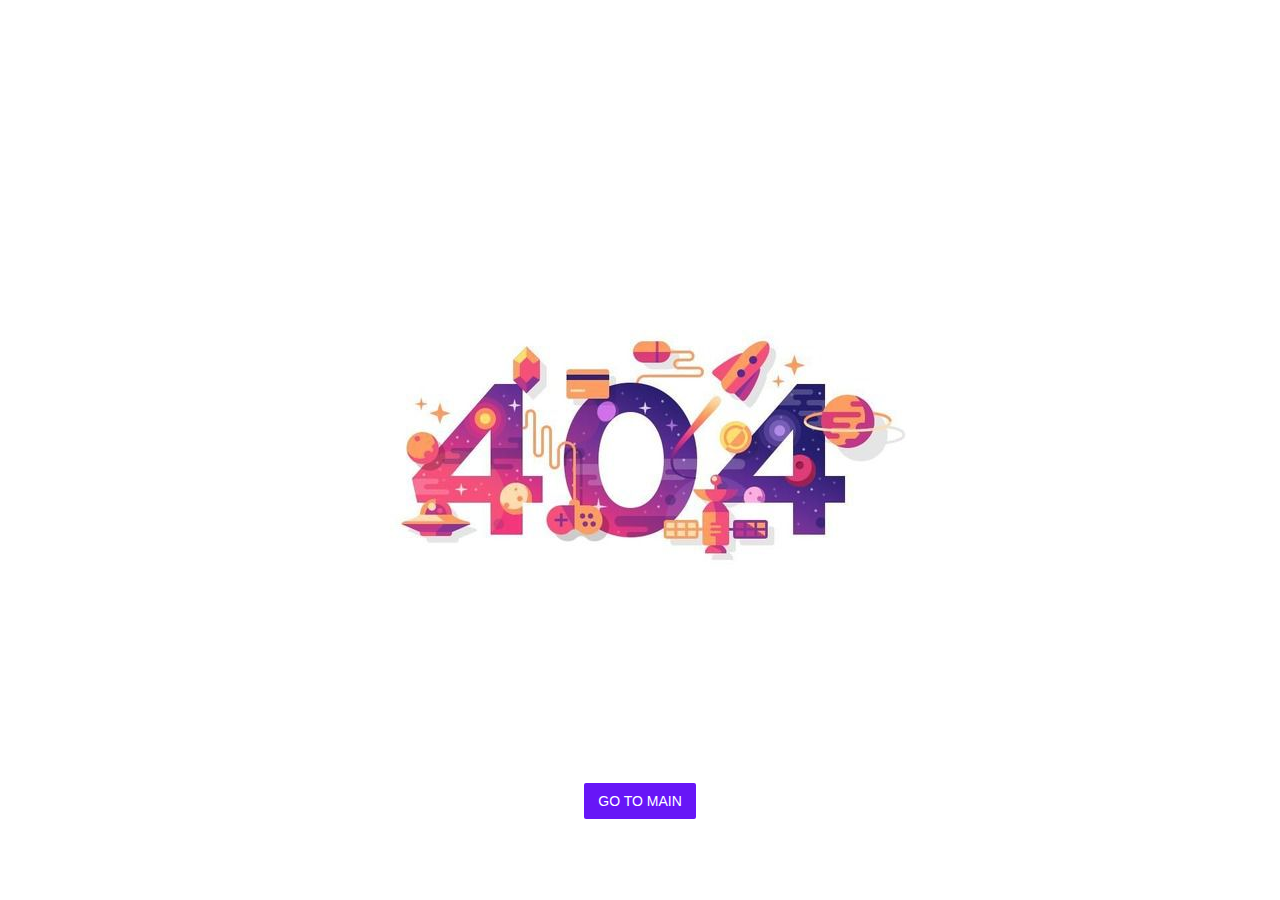
<file: 404/index.html>
<!DOCTYPE html>
<html lang="en">
<head>
    <meta charset="UTF-8">
    <meta name="viewport" content="width=device-width, initial-scale=1.0">
    <meta http-equiv="X-UA-Compatible" content="ie=edge">
    <title>Error 404 Not Found</title>
    <style>
        html, body{width:100%;height:100%;overflow:hidden;margin:0px;padding:0px;font-family:'Open Sans',sans-serif;font-size:16px}
        body{background:url('../assets/img/error_404.jpg') center no-repeat #fff}
        .content{width:100%;text-align:center;position:absolute;bottom:10%;left:0px}
        .content a {text-decoration:none;text-transform:uppercase;color:#fff;font-size:14px;padding:10px 14px;border-radius:2px;background:#6716F7}
        .content a:hover{opacity:0.8}
        .content a:focus{opacity:0.7}
        @media only screen and (max-width: 460px), screen and (max-height: 700px) {
            body{background-size:contain}
        }
    </style>
</head>
<body>
<div class="content">
    <a href="https://vfilatov.com/">go to main</a>
</div>    
</body>
</html>
</file>
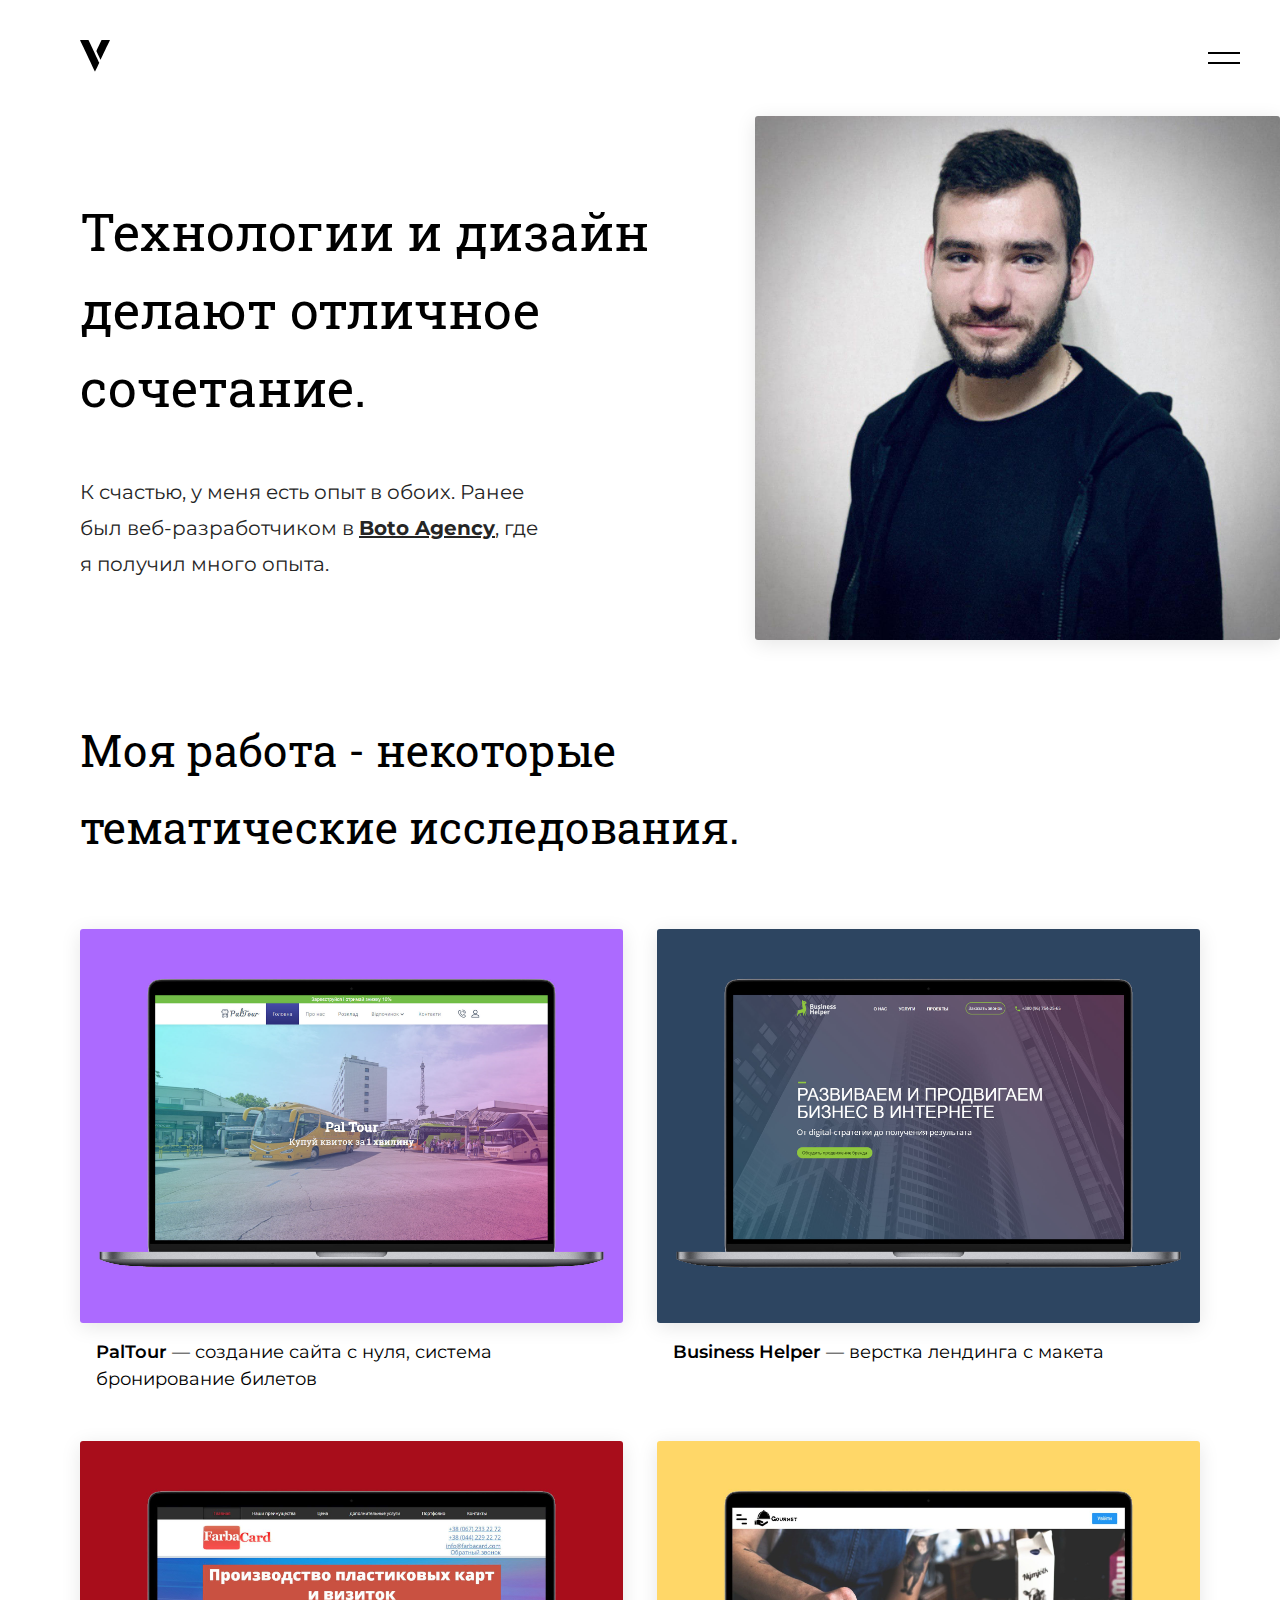
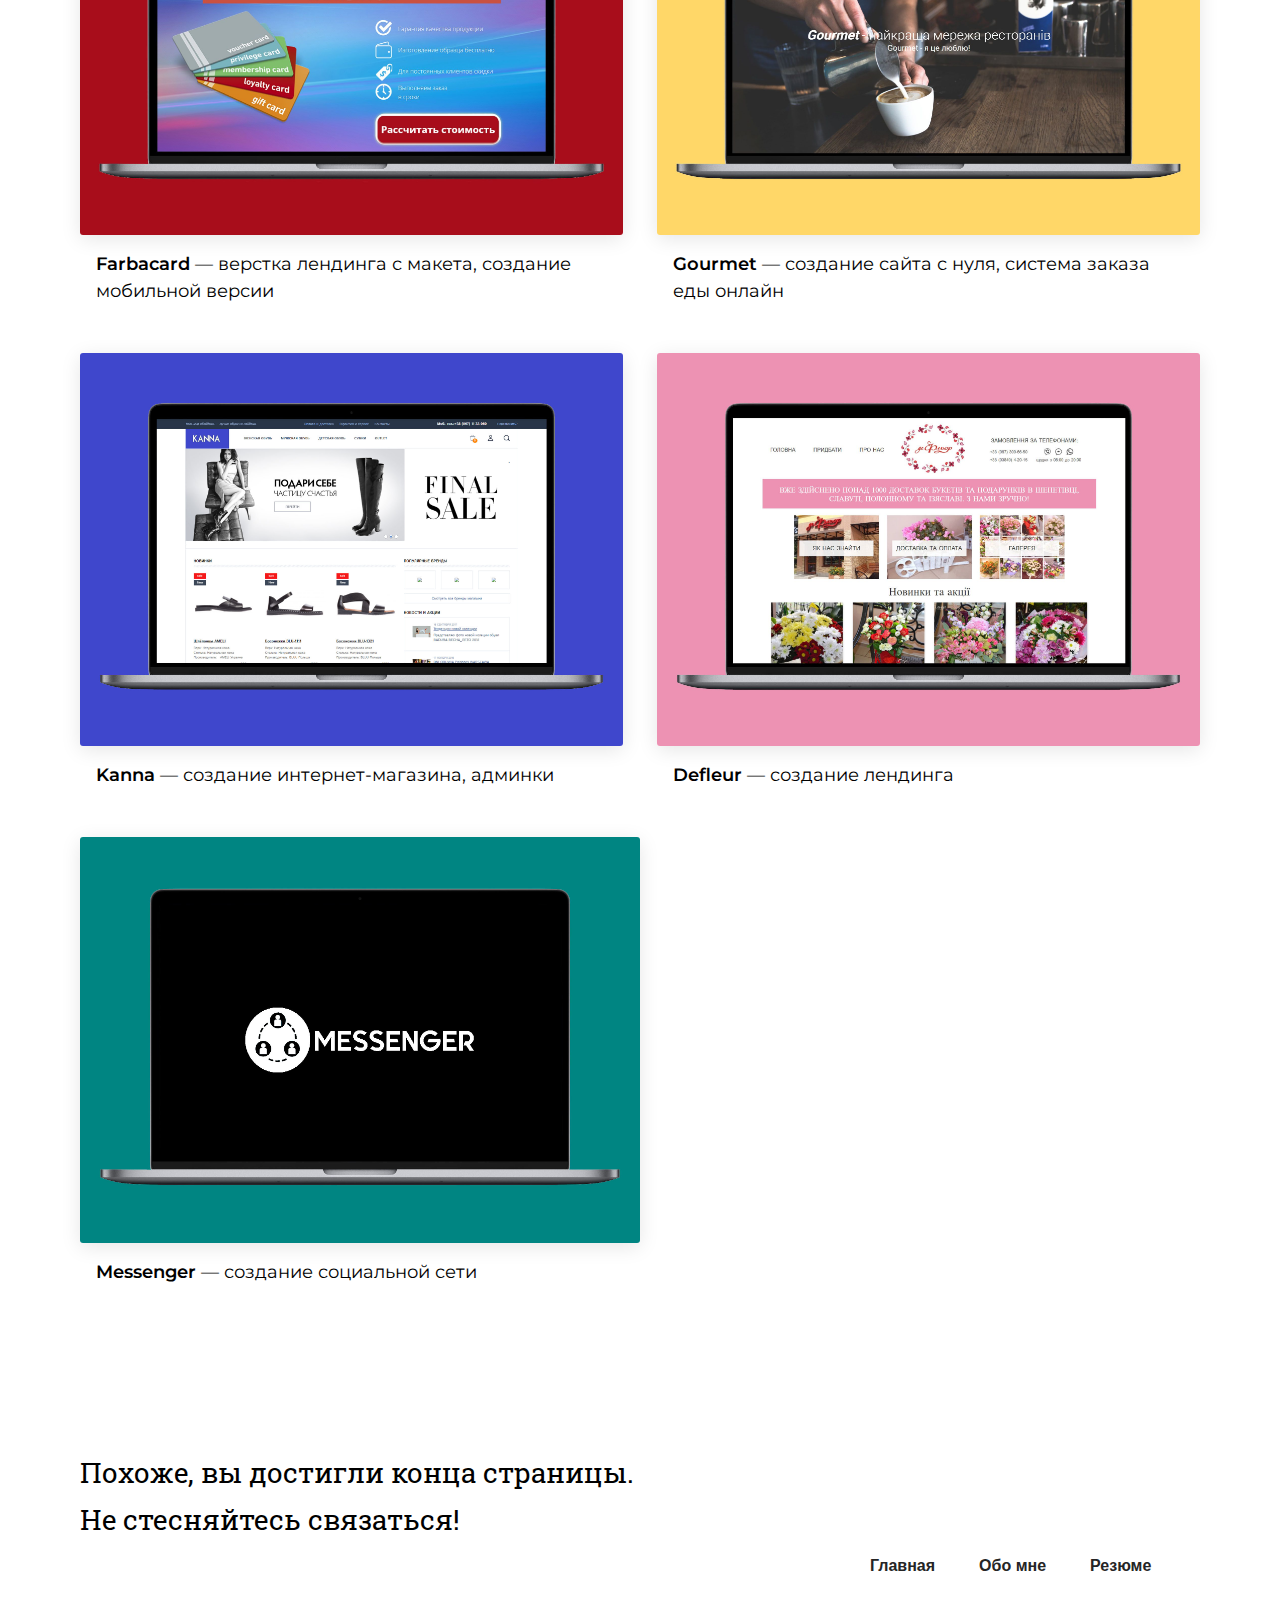
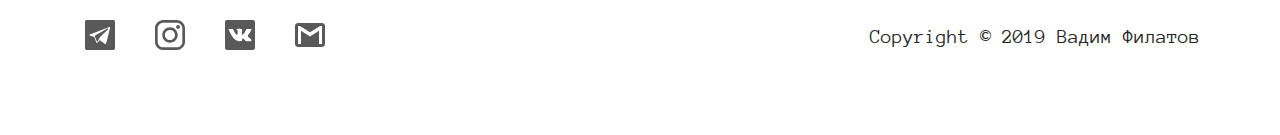
<file: new_design/index.html>
<!DOCTYPE html>
<html lang="en">
<head>
    <meta charset="UTF-8">
    <meta name="viewport" content="width=device-width, initial-scale=1.0">
    <meta http-equiv="X-UA-Compatible" content="ie=edge">
    <title>Вадим Филатов :: Web-Developer</title>
    <link href="https://fonts.googleapis.com/css?family=Roboto+Slab|Montserrat:400,600|Anonymous+Pro&display=swap" rel="stylesheet">
    <link rel="stylesheet" href="assets/css/style.css">
</head>
<body>
<div class="wrapper">
    <nav class="nav">
        <div class="nav-container">
            <a href="index.html" class="nav-logo">
                <svg class="nav-logo__img" width="30px" viewBox="0 0 558.000000 588.000000">
                    <g transform="translate(0.000000,588.000000) scale(0.100000,-0.100000)" stroke="none">
                        <path d="M0 5868 c0 -17 2782 -5868 2790 -5868 4 0 77 147 163 328 86 180 261 549 390 820 l235 494 -38 81 c-71 153 -1335 2830 -1651 3494 l-314 663 -787 0 c-591 0 -788 -3 -788 -12z"/>
                        <path d="M3522 4860 c-321 -676 -482 -1025 -478 -1037 17 -52 777 -1647 783 -1644 10 5 1741 3646 1749 3679 l6 22 -788 0 -789 -1 -483 -1019z"/>
                    </g>
                </svg>
            </a>
            <div class="nav-burger">
                <span class="nav-burger__line"></span>
                <span class="nav-burger__line"></span>
            </div>
        </div>
    </nav>
    <div class="sidebar">
        <div class="sidebar-items">
            <div class="sidebar-item"><a href="#" class="sidebar-item__link">Главная</a></div>
            <div class="sidebar-item"><a href="#" class="sidebar-item__link">Обо мне</a></div>
            <div class="sidebar-item"><a href="#" class="sidebar-item__link">Резюме</a></div>
        </div>
    </div>
    <section class="home">
        <div class="home-content">
            <h1 class="home-content__header--1">Технологии и дизайн делают отличное сочетание.</h1>
            <p class="home-content__paragraph">К счастью, у меня есть опыт в обоих. Ранее был веб-разработчиком в <a href="https://boto.agency/" class="home__link">Boto Agency</a>, где я получил много опыта.</p>
        </div>
        <div class="home-img">
            <img src="assets/img/photo.jpg" alt="My photo">
        </div>
    </section>
    <section class="portfolio">
        <h2 class="portfolio__header--2">Моя работа - некоторые тематические исследования.</h2>
        <div class="portfolio-container">
            <div class="portfolio-row">
                <div class="portfolio-card">
                    <a href="https://paltour-trans.net/" target="_blank">
                        <div class="portfolio-card__img" style="background-image: url(assets/img/portfolio/paltour.jpg);"></div>
                    </a>
                    <div class="portfolio-card__title"><strong class="strong">PalTour</strong> — создание сайта с нуля, система бронирование билетов</div>
                </div>
                <div class="portfolio-card">
                    <a href="https://businessh.com.ua/" target="_blank">
                        <div class="portfolio-card__img" style="background-image: url(assets/img/portfolio/businessh.jpg);"></div>
                    </a>
                    <div class="portfolio-card__title"><strong class="strong">Business Helper</strong> — верстка лендинга с макета</div>
                </div>
            </div>
            <div class="portfolio-row">
                <div class="portfolio-card">
                    <a href="https://farbacard.com.ua/" target="_blank">
                        <div class="portfolio-card__img" style="background-image: url(assets/img/portfolio/farbacard.jpg);"></div>
                    </a>
                    <div class="portfolio-card__title"><strong class="strong">Farbacard</strong> — верстка лендинга с макета, создание мобильной версии</div>
                </div>
                <div class="portfolio-card">
                    <a href="https://gourmet.ho.ua/" target="_blank">
                        <div class="portfolio-card__img" style="background-image: url(assets/img/portfolio/gourmet.jpg);"></div>
                    </a>
                    <div class="portfolio-card__title"><strong class="strong">Gourmet</strong> — создание сайта с нуля, система заказа еды онлайн</div>
                </div>
            </div>
            <div class="portfolio-row">
                <div class="portfolio-card">
                    <a href="https://kanna.com.ua/" target="_blank">
                        <div class="portfolio-card__img" style="background-image: url(assets/img/portfolio/kanna.jpg);"></div>
                    </a>
                    <div class="portfolio-card__title"><strong class="strong">Kanna</strong> — создание интернет-магазина, админки</div>
                </div>
                <div class="portfolio-card">
                    <a href="https://defleur.com.ua/" target="_blank">
                        <div class="portfolio-card__img" style="background-image: url(assets/img/portfolio/defleur.jpg);"></div>
                    </a>
                    <div class="portfolio-card__title"><strong class="strong">Defleur</strong> — создание лендинга</div>
                </div>
            </div>
            <div class="portfolio-row">
                <div class="portfolio-card">
                    <a href="https://messenger.org.ua/" target="_blank">
                        <div class="portfolio-card__img" style="background-image: url(assets/img/portfolio/messenger.jpg);"></div>
                    </a>
                    <div class="portfolio-card__title"><strong class="strong">Messenger</strong> — создание социальной сети</div>
                </div>
            </div>
        </div>
    </section>
    <footer class="footer">
        <div class="footer-container">
            <div class="footer-social">
                <p class="footer__message">Похоже, вы достигли конца страницы. Не стесняйтесь связаться!</p>
                <ul class="footer-items">
                    <li class="footer-item">
                        <a class="footer-item__link" href="" target="_blank">
                            <svg xmlns="http://www.w3.org/2000/svg" xmlns:xlink="http://www.w3.org/1999/xlink" version="1.1" viewBox="0 0 490 490" style="enable-background:new 0 0 490 490;" xml:space="preserve">
                                <path d="M480,30v430c0,10.996-9.004,20-20,20H30c-10.996,0-20-9.004-20-20V30c0-11.001,9.004-20,20-20h430 C470.996,10,480,18.999,480,30z" data-original="#61A8DE" class="" data-old_color="#61A8DE"/>
                                <path style="fill:#FFFFFF" d="M382.598,107.495C405,100.493,420,110.493,420,125.493c0,0-57.402,247.007-67.402,267.007 s-25,10-25,10l-85-60c0,0-15,15-35,35s-30,0-30,0l-35-95c0,0-55.703-6.309-75-25C50,240.493,65,230.493,65,230.493 L382.598,107.495z M235,275.498l135-130.005L170,260.498l30,80L235,275.498z" data-original="#FFFFFF" class=""/>
                                <path d="M460,0H30C13.458,0,0,13.458,0,30v430c0,16.542,13.458,30,30,30h430c16.542,0,30-13.458,30-30V30 C490,13.458,476.542,0,460,0z M470,460c0,5.514-4.486,10-10,10H30c-5.514,0-10-4.486-10-10V30c0-5.514,4.486-10,10-10h430 c5.514,0,10,4.486,10,10V460z" data-original="#231F20" class="active-path" data-old_color="#231F20"/>
                                <path d="M396.428,95.214c-5.348,0-11.004,0.92-16.813,2.736c-0.212,0.066-0.421,0.14-0.628,0.22 L61.389,221.168c-0.68,0.263-1.329,0.6-1.936,1.005c-0.952,0.635-9.333,6.518-10.319,17.433 c-0.771,8.517,3.104,16.957,11.507,25.078c17.774,17.217,58.553,24.621,74.664,26.947l32.909,89.327 c0.128,0.347,0.274,0.686,0.439,1.016c2.679,5.354,10.384,14.416,22.277,14.416c7.91,0,15.896-3.976,23.738-11.817 l29.044-29.044l78.118,55.143c0.072,0.051,0.146,0.101,0.22,0.15c1.047,0.698,6.656,4.18,14.297,4.18 c6.043,0,17.352-2.342,25.194-18.028c10.233-20.466,62.296-243.816,68.198-269.215c0.173-0.742,0.26-1.502,0.26-2.264 C430,107.948,415.881,95.214,396.428,95.214z M343.653,388.028c-1.59,3.181-4.148,6.972-7.306,6.972 c-1.383,0-2.733-0.58-3.271-0.873l-84.713-59.797c-3.977-2.807-9.396-2.343-12.838,1.099l-35,35 c-5.53,5.53-8.742,5.96-9.596,5.96c-1.984,0-3.676-2.288-4.252-3.166l-34.697-94.18c-1.307-3.545-4.502-6.052-8.255-6.479 c-14.564-1.659-55.382-8.89-69.18-22.255c-5.289-5.111-5.548-8.044-5.501-8.822c0.057-0.937,0.662-1.765,1.138-2.278 l315.701-122.264c3.763-1.149,7.309-1.731,10.543-1.731c3.07,0,12.845,0.689,13.534,9.297 C386.977,223.366,350.572,374.19,343.653,388.028z" data-original="#231F20" class="active-path" data-old_color="#231F20"/>
                                <path d="M365.016,136.824l-200,115.005c-4.245,2.441-6.098,7.596-4.379,12.18l30,80 c1.377,3.673,4.774,6.201,8.688,6.466c0.228,0.016,0.453,0.023,0.678,0.023c3.659,0,7.051-2.006,8.803-5.259l34.259-63.623 l133.873-128.92c3.639-3.503,4.093-9.17,1.06-13.209C374.963,135.449,369.393,134.308,365.016,136.824z M228.064,268.295 c-0.746,0.719-1.377,1.55-1.868,2.462l-24.563,45.616l-19.289-51.437l122.141-70.234L228.064,268.295z" data-original="#231F20" class="active-path" data-old_color="#231F20"/>
                            </svg>
                        </a>
                    </li>
                    <li class="footer-item">
                        <a class="footer-item__link" href="" target="_blank">
                            <svg version="1.1" xmlns="http://www.w3.org/2000/svg" xmlns:xlink="http://www.w3.org/1999/xlink" viewBox="0 0 169.063 169.063" style="enable-background:new 0 0 169.063 169.063;" xml:space="preserve">
                                <path d="M122.406,0H46.654C20.929,0,0,20.93,0,46.655v75.752c0,25.726,20.929,46.655,46.654,46.655h75.752 c25.727,0,46.656-20.93,46.656-46.655V46.655C169.063,20.93,148.133,0,122.406,0z M154.063,122.407 c0,17.455-14.201,31.655-31.656,31.655H46.654C29.2,154.063,15,139.862,15,122.407V46.655C15,29.201,29.2,15,46.654,15h75.752 c17.455,0,31.656,14.201,31.656,31.655V122.407z"/>
                                <path d="M84.531,40.97c-24.021,0-43.563,19.542-43.563,43.563c0,24.02,19.542,43.561,43.563,43.561s43.563-19.541,43.563-43.561 C128.094,60.512,108.552,40.97,84.531,40.97z M84.531,113.093c-15.749,0-28.563-12.812-28.563-28.561 c0-15.75,12.813-28.563,28.563-28.563s28.563,12.813,28.563,28.563C113.094,100.281,100.28,113.093,84.531,113.093z"/>
                                <path d="M129.921,28.251c-2.89,0-5.729,1.17-7.77,3.22c-2.051,2.04-3.23,4.88-3.23,7.78c0,2.891,1.18,5.73,3.23,7.78 c2.04,2.04,4.88,3.22,7.77,3.22c2.9,0,5.73-1.18,7.78-3.22c2.05-2.05,3.22-4.89,3.22-7.78c0-2.9-1.17-5.74-3.22-7.78 C135.661,29.421,132.821,28.251,129.921,28.251z"/>
                            </svg>
                        </a>
                    </li>
                    <li class="footer-item">
                        <a class="footer-item__link" href="" target="_blank">
                            <svg version="1.1"  xmlns="http://www.w3.org/2000/svg" xmlns:xlink="http://www.w3.org/1999/xlink" viewBox="0 0 14.171 14.171" style="enable-background:new 0 0 14.171 14.171;" xml:space="preserve">
                                <path d="M13.268,0H0.905C0.405,0,0,0.405,0,0.904v12.363c0,0.499,0.405,0.904,0.905,0.904h12.362 c0.499,0,0.904-0.405,0.904-0.904V0.904C14.172,0.404,13.767,0,13.268,0z M11.755,8.635c0.259,0.264,0.821,0.707,0.719,1.158 c-0.094,0.414-0.712,0.263-1.312,0.287c-0.685,0.029-1.091,0.044-1.503-0.287C9.465,9.636,9.351,9.45,9.165,9.242 C8.996,9.054,8.783,8.717,8.493,8.73C7.972,8.756,8.135,9.482,7.95,9.977c-2.896,0.456-4.059-1.333-5.085-3.069 C2.368,6.067,1.65,4.261,1.65,4.261l2.048-0.007c0,0,0.657,1.195,0.831,1.503c0.148,0.262,0.311,0.47,0.479,0.704 c0.141,0.194,0.364,0.574,0.608,0.543c0.397-0.051,0.469-1.591,0.223-2.107C5.741,4.688,5.506,4.615,5.263,4.544 C5.345,4.026,7.56,3.918,7.918,4.32c0.52,0.584-0.36,2.21,0.352,2.684c1-0.524,1.854-2.718,1.854-2.718l2.398,0.015 c0,0-0.375,1.186-0.768,1.712c-0.229,0.308-0.989,0.994-0.959,1.503C10.819,7.919,11.437,8.311,11.755,8.635z"/>
                            </svg>
                        </a>
                    </li>
                    <li class="footer-item">
                        <a class="footer-item__link" href="" target="_blank">
                            <svg version="1.1" xmlns="http://www.w3.org/2000/svg" xmlns:xlink="http://www.w3.org/1999/xlink" viewBox="0 0 510 510" style="enable-background:new 0 0 510 510;" xml:space="preserve">
                                <path d="M459,51H51C22.95,51,0,73.95,0,102v306c0,28.05,22.95,51,51,51h408c28.05,0,51-22.95,51-51V102 C510,73.95,487.05,51,459,51z M459,408h-51V183.6l-153,96.9l-153-96.9V408H51V102h30.6L255,209.1L428.4,102H459V408z"/>
                            </svg>
                        </a>
                    </li>
                </ul>
            </div>
            <div class="footer-copyright">
                <ul class="footer-sitemap">
                    <li class="footer-sitemap-item">
                        <a aria-current="page" class="footer-sitemap-item__link" href="/">Главная</a>
                    </li>
                    <li class="footer-sitemap-item">
                        <a aria-current="page" class="footer-sitemap-item__link" href="#">Обо мне</a>
                    </li>
                    <li class="footer-sitemap-item">
                        <a aria-current="page" class="footer-sitemap-item__link" href="#">Резюме</a>
                    </li>
                </ul>
                <p class="footer-copyright__paragraph">Copyright © 2019 Вадим Филатов</p>
            </div>
        </div>
    </footer>
</div>
<script type="text/javascript" src="https://code.jquery.com/jquery-3.4.1.min.js"></script>
<script type="text/javascript" src="assets/js/main.js"></script>
</body>
</html>
</file>
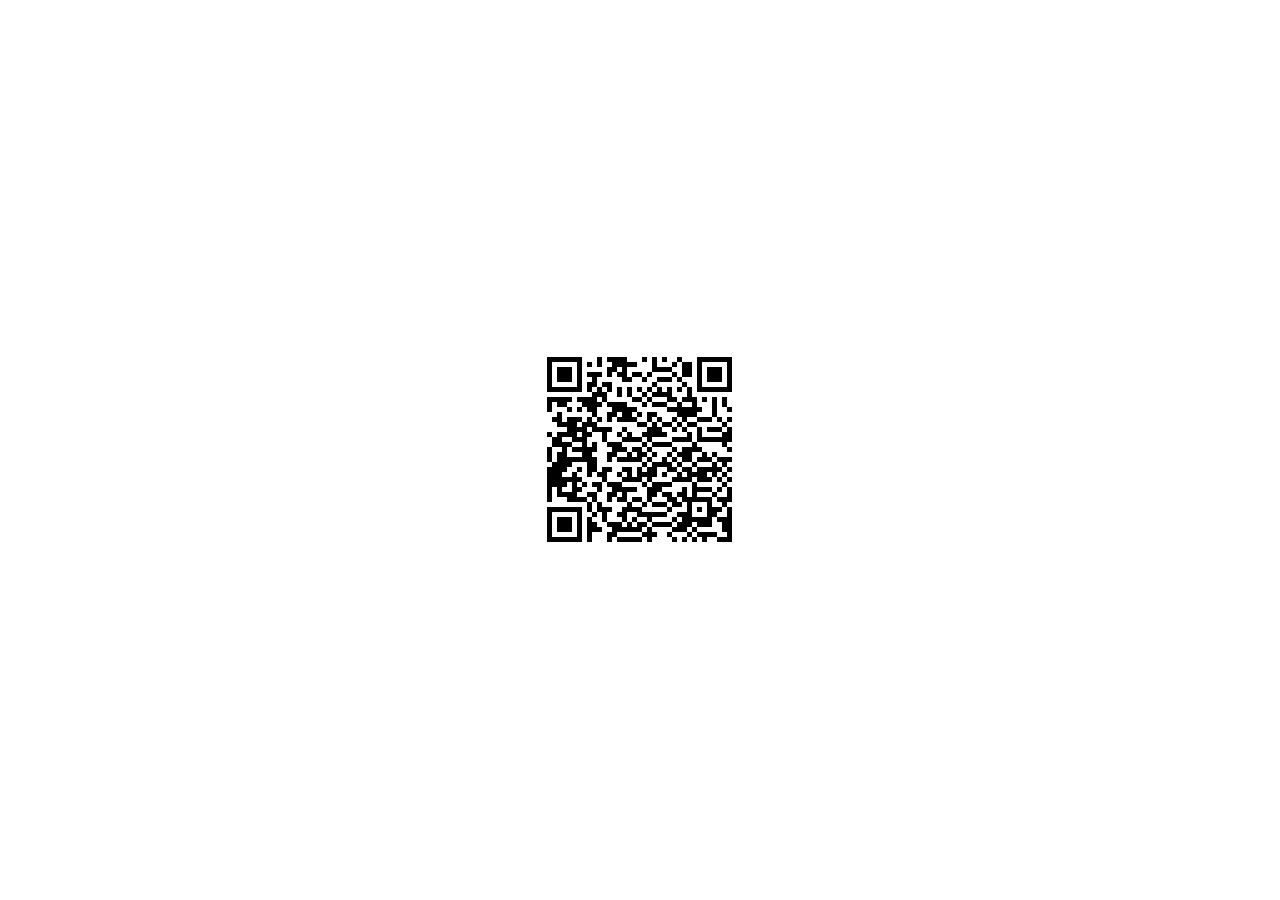
<file: qr/index.html>
<!DOCTYPE html>
<html lang="en">
<head>
	<meta charset="UTF-8">
	<title>QR Code</title>
	<style>
		body, html {
			display: flex;
			justify-content: center;
			align-items: center;
			height: 100vh;
		}
	</style>
</head>
<body>
<img src="qr.png">
</body>
</html>
</file>
<file: new_design/assets/css/style.css>
html, body {
  padding: 0;
  margin: 0;
}

.wrapper {
  max-width: 1600px;
  margin: 0px auto;
  -webkit-animation: fade-in 800ms ease-in-out 0s;
          animation: fade-in 800ms ease-in-out 0s;
}

@-webkit-keyframes fade-in {
  0% {
    opacity: 0;
  }
  100% {
    opacity: 1;
  }
}

@keyframes fade-in {
  0% {
    opacity: 0;
  }
  100% {
    opacity: 1;
  }
}

.nav {
  position: relative;
  padding: 40px 40px 40px 80px;
  display: -webkit-box;
  display: -ms-flexbox;
  display: flex;
  -webkit-box-pack: center;
      -ms-flex-pack: center;
          justify-content: center;
  -webkit-box-align: center;
      -ms-flex-align: center;
          align-items: center;
}

@media (max-width: 1080px) {
  .nav {
    padding: 40px 40px 40px 40px;
  }
}

@media (max-width: 800px) {
  .nav {
    padding: 40px 20px 40px 40px;
  }
}

@media (max-width: 600px) {
  .nav {
    padding: 40px 20px 40px 20px;
  }
}

.nav-container {
  width: 100%;
  position: relative;
  display: -webkit-box;
  display: -ms-flexbox;
  display: flex;
  -webkit-box-align: center;
      -ms-flex-align: center;
          align-items: center;
  -webkit-box-pack: justify;
      -ms-flex-pack: justify;
          justify-content: space-between;
}

.nav-logo {
  z-index: 1000;
}

.nav-logo__img {
  z-index: 1000;
  fill: black;
}

.nav-logo__img--white {
  fill: white;
}

.nav-burger {
  display: -webkit-box;
  display: -ms-flexbox;
  display: flex;
  -webkit-box-orient: vertical;
  -webkit-box-direction: normal;
      -ms-flex-direction: column;
          flex-direction: column;
  -webkit-box-pack: justify;
      -ms-flex-pack: justify;
          justify-content: space-between;
  width: 32px;
  height: 32px;
  z-index: 10000;
  position: relative;
  cursor: pointer;
  -webkit-transition: -webkit-transform 100ms ease-out 0s;
  transition: -webkit-transform 100ms ease-out 0s;
  transition: transform 100ms ease-out 0s;
  transition: transform 100ms ease-out 0s, -webkit-transform 100ms ease-out 0s;
}

.nav-burger__line {
  width: 100%;
  height: 2px;
  position: absolute;
  background: black;
  -webkit-transition: -webkit-transform 100ms ease-out 100ms;
  transition: -webkit-transform 100ms ease-out 100ms;
  transition: transform 100ms ease-out 100ms;
  transition: transform 100ms ease-out 100ms, -webkit-transform 100ms ease-out 100ms;
}

.nav-burger__line:nth-child(1) {
  top: 10px;
  background: transparent;
}

.nav-burger__line:nth-child(1)::before {
  content: " ";
  width: 100%;
  height: 100%;
  position: absolute;
  top: 0px;
  background: black;
  -webkit-transition: -webkit-transform 100ms ease-out 0s;
  transition: -webkit-transform 100ms ease-out 0s;
  transition: transform 100ms ease-out 0s;
  transition: transform 100ms ease-out 0s, -webkit-transform 100ms ease-out 0s;
}

.nav-burger__line:nth-child(2) {
  bottom: 10px;
}

.nav-burger--active {
  -webkit-transform: rotate(45deg);
          transform: rotate(45deg);
  -webkit-transition: -webkit-transform 100ms ease-out 100ms;
  transition: -webkit-transform 100ms ease-out 100ms;
  transition: transform 100ms ease-out 100ms;
  transition: transform 100ms ease-out 100ms, -webkit-transform 100ms ease-out 100ms;
}

.nav-burger--active .nav-burger__line {
  -webkit-transition: -webkit-transform 100ms ease-out 0ms;
  transition: -webkit-transform 100ms ease-out 0ms;
  transition: transform 100ms ease-out 0ms;
  transition: transform 100ms ease-out 0ms, -webkit-transform 100ms ease-out 0ms;
  background: white;
}

.nav-burger--active .nav-burger__line:nth-child(1) {
  -webkit-transform: translateY(5px);
          transform: translateY(5px);
}

.nav-burger--active .nav-burger__line:nth-child(1)::before {
  -webkit-transform: rotate(-90deg);
          transform: rotate(-90deg);
  -webkit-transition-delay: 100ms;
          transition-delay: 100ms;
  background: white;
}

.nav-burger--active .nav-burger__line:nth-child(2) {
  -webkit-transform: translateY(-5px);
          transform: translateY(-5px);
}

.sidebar {
  position: fixed;
  width: 100%;
  height: 100%;
  left: 0px;
  top: -100vh;
  z-index: 100;
  -webkit-box-pack: center;
      -ms-flex-pack: center;
          justify-content: center;
  -webkit-box-sizing: border-box;
          box-sizing: border-box;
  display: -webkit-box;
  display: -ms-flexbox;
  display: flex;
  -webkit-box-align: center;
      -ms-flex-align: center;
          align-items: center;
  background: black;
  -webkit-transition: top 200ms ease-in-out 0s;
  transition: top 200ms ease-in-out 0s;
  overflow: hidden;
  padding: 80px 40px 0px 80px;
}

.sidebar--active {
  top: 0;
  -webkit-transition: top 300ms ease-in-out 0s;
  transition: top 300ms ease-in-out 0s;
}

.sidebar-items {
  display: -webkit-box;
  display: -ms-flexbox;
  display: flex;
  -webkit-box-orient: vertical;
  -webkit-box-direction: normal;
      -ms-flex-direction: column;
          flex-direction: column;
  -webkit-box-align: end;
      -ms-flex-align: end;
          align-items: flex-end;
  max-width: 1400px;
  width: 100%;
  opacity: 0;
  -webkit-transition: opacity 400ms ease-out 300ms;
  transition: opacity 400ms ease-out 300ms;
}

.sidebar-item {
  margin: 20px 0;
}

.sidebar-item__link {
  color: #898989;
  font-family: 'Roboto Slab', sans-serif;
  font-size: 1.5rem;
  font-weight: 600;
  letter-spacing: 2px;
  text-decoration: none;
  -webkit-transition: color 250ms ease-in-out 0s;
  transition: color 250ms ease-in-out 0s;
}

.sidebar-item__link:hover, .sidebar-item__link:focus {
  color: white;
}

.overflow {
  overflow: hidden;
}

.opacity {
  opacity: 1;
}

.home {
  padding-left: 80px;
  -webkit-box-sizing: content-box;
          box-sizing: content-box;
  display: -webkit-box;
  display: -ms-flexbox;
  display: flex;
  -webkit-box-pack: justify;
      -ms-flex-pack: justify;
          justify-content: space-between;
  -webkit-box-align: center;
      -ms-flex-align: center;
          align-items: center;
  margin-bottom: 68px;
}

@media (max-width: 1080px) {
  .home {
    padding-left: 40px;
    margin-bottom: 136px;
  }
}

@media (max-width: 800px) {
  .home {
    -webkit-box-orient: vertical;
    -webkit-box-direction: normal;
        -ms-flex-direction: column;
            flex-direction: column;
    -webkit-box-align: start;
        -ms-flex-align: start;
            align-items: flex-start;
    margin-bottom: 100px;
    padding: 0px;
  }
}

@media (max-width: 600px) {
  .home {
    margin-bottom: 80px;
    padding: 0;
  }
}

.home-content {
  width: 100%;
  max-width: 46rem;
  margin-right: 33px;
}

@media (max-width: 800px) {
  .home-content {
    margin-bottom: 0px;
    margin-right: 0px;
    max-width: 100%;
  }
}

.home-content__header--1 {
  max-width: 44rem;
  font-family: 'Roboto Slab', serif;
  font-size: 3.25rem;
  font-weight: normal;
  line-height: 1.5;
  color: black;
  margin-bottom: 48px;
}

@media (max-width: 1080px) {
  .home-content__header--1 {
    font-size: 2.75rem;
  }
}

@media (max-width: 800px) {
  .home-content__header--1 {
    padding: 0px 40px;
    margin-bottom: 32px;
  }
}

@media (max-width: 600px) {
  .home-content__header--1 {
    padding: 0px 0px 0px 20px;
    max-width: 80rem;
    font-size: 1.8rem;
  }
}

.home-content__paragraph {
  max-width: 29rem;
  font-family: 'Montserrat', sans-serif;
  font-weight: 400;
  font-size: 1.25rem;
  line-height: 1.8;
  color: #252525;
}

@media (max-width: 800px) {
  .home-content__paragraph {
    padding: 0px 40px;
  }
}

@media (max-width: 600px) {
  .home-content__paragraph {
    font-size: 1rem;
    padding: 0px 20px;
  }
}

.home__link {
  color: inherit;
  font-weight: bold;
  text-decoration: underline;
  -webkit-transition: color 250ms ease-in-out 0s;
  transition: color 250ms ease-in-out 0s;
}

.home__link:hover, .home__link:focus {
  color: #2147ed;
}

.home-img {
  width: 100%;
  max-width: 41vw;
  position: relative;
}

@media (max-width: 800px) {
  .home-img {
    max-width: 100%;
  }
}

.home-img img {
  width: 100%;
  border-radius: 3px;
  -webkit-box-shadow: rgba(0, 0, 0, 0.1) 0px 4px 20px 0px;
          box-shadow: rgba(0, 0, 0, 0.1) 0px 4px 20px 0px;
  -webkit-transition: -webkit-transform 200ms ease-in-out 0s;
  transition: -webkit-transform 200ms ease-in-out 0s;
  transition: transform 200ms ease-in-out 0s;
  transition: transform 200ms ease-in-out 0s, -webkit-transform 200ms ease-in-out 0s;
}

.home-img img:hover {
  -webkit-transform: scale(0.975);
          transform: scale(0.975);
}

.portfolio {
  margin-bottom: 136px;
  padding: 0px 80px;
}

@media (max-width: 1080px) {
  .portfolio {
    padding: 0px 40px;
  }
}

@media (max-width: 800px) {
  .portfolio {
    margin-bottom: 100px;
  }
}

@media (max-width: 600px) {
  .portfolio {
    margin-bottom: 80px;
    padding: 0px;
  }
}

.portfolio__header--2 {
  font-family: 'Roboto Slab', serif;
  font-size: 2.75rem;
  font-weight: normal;
  line-height: 1.75;
  color: black;
  max-width: 42rem;
  margin-bottom: 63px;
}

@media (max-width: 1080px) {
  .portfolio__header--2 {
    font-size: 2.5rem;
  }
}

@media (max-width: 800px) {
  .portfolio__header--2 {
    margin-bottom: 48px;
  }
}

@media (max-width: 600px) {
  .portfolio__header--2 {
    font-size: 1.4rem;
    margin-bottom: 28px;
    padding: 0px 0 0 20px;
  }
}

.portfolio-container {
  display: -webkit-box;
  display: -ms-flexbox;
  display: flex;
  -webkit-box-orient: vertical;
  -webkit-box-direction: normal;
      -ms-flex-direction: column;
          flex-direction: column;
  position: relative;
}

.portfolio-row {
  display: -webkit-box;
  display: -ms-flexbox;
  display: flex;
  -webkit-box-orient: horizontal;
  -webkit-box-direction: normal;
      -ms-flex-direction: row;
          flex-direction: row;
  -webkit-box-align: start;
      -ms-flex-align: start;
          align-items: flex-start;
}

.portfolio-row:not(:last-child) {
  margin-bottom: 3rem;
}

@media (max-width: 800px) {
  .portfolio-row {
    -webkit-box-orient: vertical;
    -webkit-box-direction: normal;
        -ms-flex-direction: column;
            flex-direction: column;
  }
  .portfolio-row:not(:last-child) {
    margin-bottom: 60px;
  }
}

@media (max-width: 600px) {
  .portfolio-row:not(:last-child) {
    margin-bottom: 52px;
  }
}

.portfolio-card {
  display: -webkit-box;
  display: -ms-flexbox;
  display: flex;
  -webkit-box-orient: vertical;
  -webkit-box-direction: normal;
      -ms-flex-direction: column;
          flex-direction: column;
  -ms-flex-preferred-size: 50%;
      flex-basis: 50%;
}

.portfolio-card:first-of-type {
  margin-right: 2.125rem;
}

@media (max-width: 800px) {
  .portfolio-card {
    width: 100%;
    -ms-flex-preferred-size: 100%;
        flex-basis: 100%;
  }
  .portfolio-card:first-of-type {
    margin-bottom: 60px;
    margin-right: 0px;
  }
}

@media (max-width: 600px) {
  .portfolio-card {
    margin-bottom: 52px;
  }
}

.portfolio-card__img {
  width: 100%;
  padding-bottom: 72.5%;
  margin-bottom: 16px;
  -webkit-box-shadow: rgba(0, 0, 0, 0.1) 0px 4px 20px 0px;
          box-shadow: rgba(0, 0, 0, 0.1) 0px 4px 20px 0px;
  -webkit-transition: -webkit-transform 200ms ease-in-out 0s;
  transition: -webkit-transform 200ms ease-in-out 0s;
  transition: transform 200ms ease-in-out 0s;
  transition: transform 200ms ease-in-out 0s, -webkit-transform 200ms ease-in-out 0s;
  background: radial-gradient(circle, #fafaff 0%, #eff0ff 100%) center center/cover no-repeat;
  background-position: center center;
  background-repeat: no-repeat;
  border-radius: 3px;
}

.portfolio-card__img:hover, .portfolio-card__img:focus {
  -webkit-transform: scale(0.975);
          transform: scale(0.975);
}

@media (max-width: 800px) {
  .portfolio-card__img {
    padding-bottom: 60%;
  }
}

@media (max-width: 600px) {
  .portfolio-card__img {
    padding-bottom: 62.5%;
    border-radius: 0px;
  }
}

.portfolio-card__title {
  font-family: 'Montserrat', sans-serif;
  font-weight: 400;
  font-size: 1.125rem;
  line-height: 1.5;
  margin-bottom: 0px;
  padding: 0px 16px;
}

@media (max-width: 600px) {
  .portfolio-card__title {
    font-size: 1rem;
    padding: 0px 20px;
  }
}

.portfolio-card__title .strong {
  font-family: 'Montserrat', sans-serif;
  font-weight: 600;
}

.footer {
  position: relative;
  padding: 0px 80px 60px;
}

@media (max-width: 1080px) {
  .footer {
    padding: 0px 40px 60px;
  }
}

@media (max-width: 600px) {
  .footer {
    padding: 0px 20px 40px;
  }
}

.footer-container {
  display: -webkit-box;
  display: -ms-flexbox;
  display: flex;
  -webkit-box-pack: justify;
      -ms-flex-pack: justify;
          justify-content: space-between;
  -webkit-box-align: end;
      -ms-flex-align: end;
          align-items: flex-end;
}

@media (max-width: 800px) {
  .footer-container {
    -webkit-box-orient: vertical;
    -webkit-box-direction: normal;
        -ms-flex-direction: column;
            flex-direction: column;
    -webkit-box-align: start;
        -ms-flex-align: start;
            align-items: flex-start;
  }
}

.footer-social {
  max-width: 36rem;
  display: -webkit-box;
  display: -ms-flexbox;
  display: flex;
  -webkit-box-orient: vertical;
  -webkit-box-direction: normal;
      -ms-flex-direction: column;
          flex-direction: column;
}

@media (max-width: 800px) {
  .footer-social {
    margin-bottom: 28px;
  }
}

.footer__message {
  font-size: 1.75rem;
  font-family: 'Roboto Slab', serif;
  font-weight: normal;
  line-height: 1.66;
  margin-bottom: 3.5rem;
  color: black;
}

@media (max-width: 800px) {
  .footer__message {
    font-size: 1.5rem;
    margin-bottom: 2.5rem;
  }
}

@media (max-width: 600px) {
  .footer__message {
    font-size: 1.125rem;
  }
}

.footer-items {
  position: relative;
  list-style: none;
  padding: 0;
}

@media (max-width: 600px) {
  .footer-items {
    margin-bottom: 32px;
  }
}

.footer-item {
  display: inline-block;
}

.footer-item:not(:last-child) {
  margin-right: 26px;
}

.footer-item:hover svg {
  fill: #2147ed;
}

@media (max-width: 600px) {
  .footer-item {
    margin-right: 32px;
  }
}

.footer-item__link {
  display: -webkit-box;
  display: -ms-flexbox;
  display: flex;
  -webkit-box-pack: center;
      -ms-flex-pack: center;
          justify-content: center;
  -webkit-box-align: center;
      -ms-flex-align: center;
          align-items: center;
  text-decoration: none;
}

.footer-item__link svg {
  display: inline-block;
  -webkit-transition-duration: 250ms;
          transition-duration: 250ms;
  -webkit-transition-timing-function: ease-in-out;
          transition-timing-function: ease-in-out;
  -webkit-transition-property: color;
  transition-property: color;
  font-size: 1.75rem;
  padding: 5px;
  fill: #595959;
  width: 30px;
}

.footer-copyright {
  display: -webkit-box;
  display: -ms-flexbox;
  display: flex;
  -webkit-box-orient: vertical;
  -webkit-box-direction: normal;
      -ms-flex-direction: column;
          flex-direction: column;
}

.footer-copyright__paragraph {
  font-size: 1.25rem;
  line-height: 1.8;
  color: #252525;
  font-family: 'Anonymous Pro', monospace;
}

.footer-sitemap {
  margin-bottom: 24px;
  list-style: none;
  padding: 0;
}

.footer-sitemap-item {
  display: inline-block;
}

.footer-sitemap-item:not(:last-child) {
  margin-right: 40px;
}

.footer-sitemap-item__link {
  color: #252525;
  font-family: sans-serif;
  font-weight: bold;
  text-decoration: none;
  -webkit-transition: color 250ms ease-in-out 0s;
  transition: color 250ms ease-in-out 0s;
}

.footer-sitemap-item__link:hover {
  color: #2147ed;
}
/*# sourceMappingURL=style.css.map */
</file>
